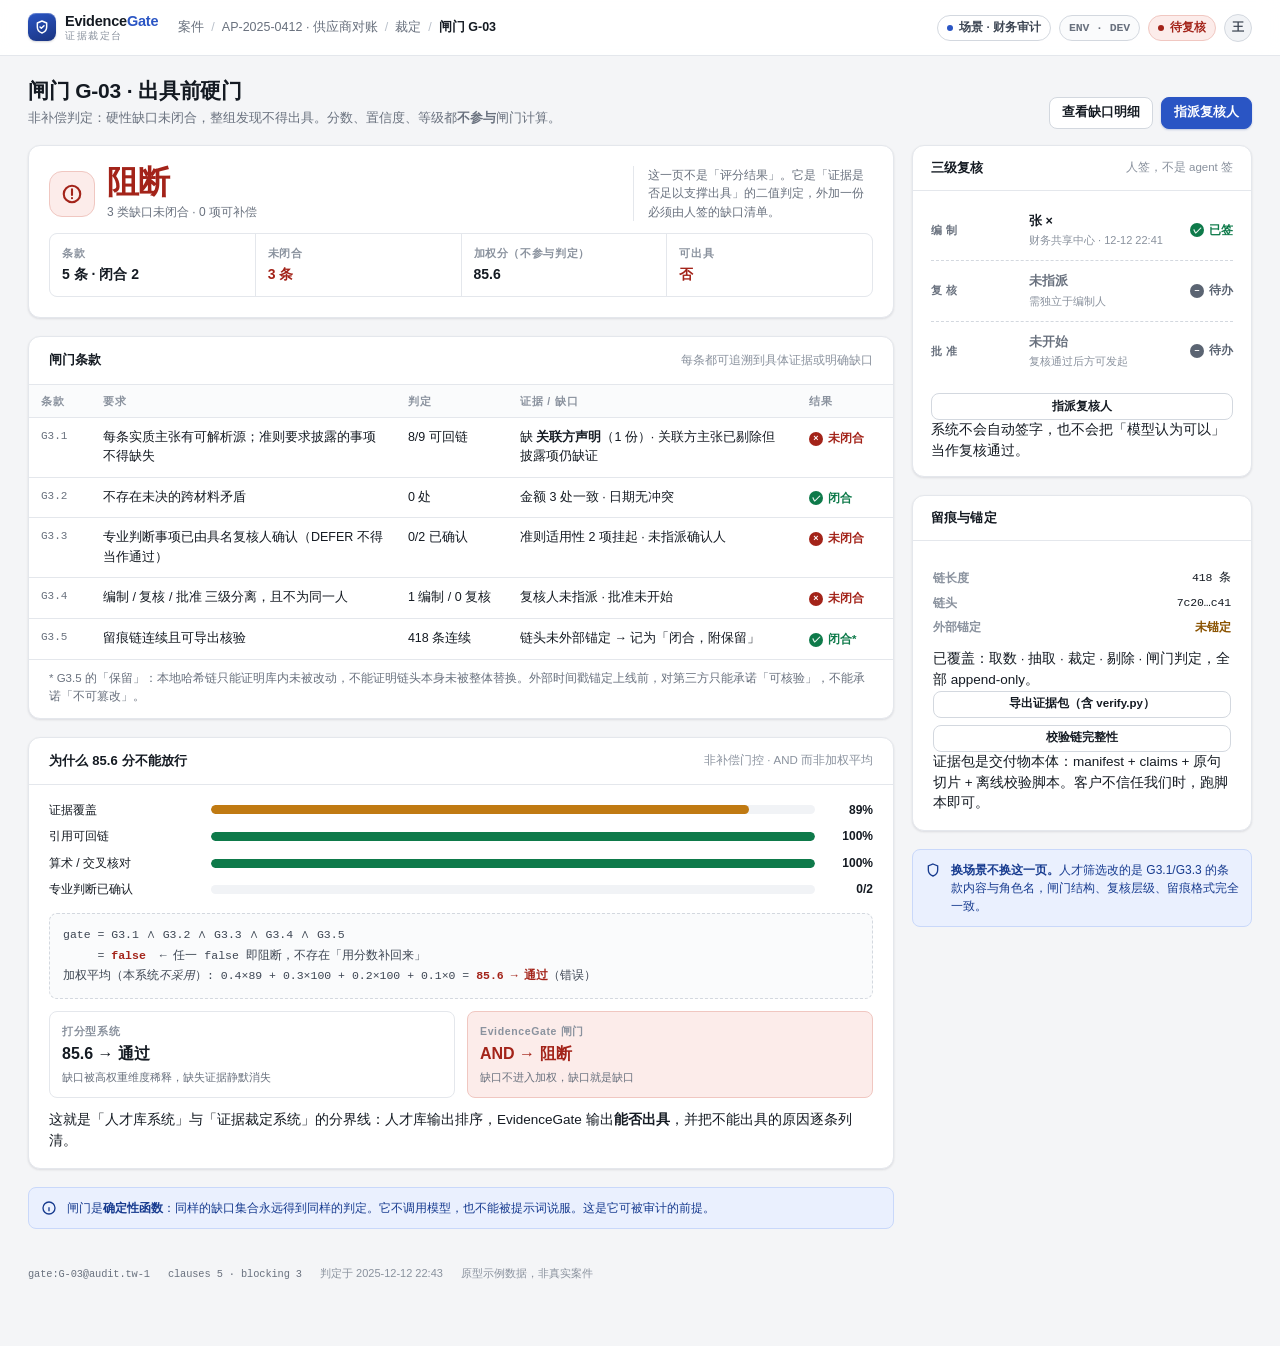
<file: design/light/gate.html>
<!DOCTYPE html>
<html lang="zh-CN">
<head>
<meta charset="utf-8">
<meta name="viewport" content="width=device-width, initial-scale=1">
<title>EvidenceGate · 闸门裁定 G-03</title>
<link rel="stylesheet" href="theme.css">
<style>
  .verdictcard{padding:20px}
  .verdictcard .top{display:grid;grid-template-columns:auto 1fr;gap:16px;align-items:center}
  .verdictcard .big{display:flex;align-items:center;gap:12px}
  .verdictcard .big .glyph{width:46px;height:46px;border-radius:13px;display:grid;place-items:center;background:var(--bad-bg);border:1px solid var(--bad-line);color:var(--bad)}
  .verdictcard .big .word{display:block;font-size:32px;font-weight:750;color:var(--bad);letter-spacing:-.02em;line-height:1}
  .verdictcard .big .sub{display:block;font-size:12px;color:var(--muted);margin-top:5px}
  .verdictcard .why-not{margin-left:auto;text-align:left;font-size:12px;color:var(--muted);max-width:36ch;border-left:1px solid var(--line);padding-left:14px}
  .formula{
    margin-top:14px;padding:11px 13px;border-radius:var(--radius-sm);
    background:var(--surface-2);border:1px dashed var(--line-2);
    font-family:var(--mono);font-size:11.5px;color:var(--ink-2);line-height:1.8;
  }
  .formula b{color:var(--bad)}
  .cmp{display:grid;grid-template-columns:1fr 1fr;gap:12px;margin-top:12px}
  .cmp .box{border:1px solid var(--line);border-radius:var(--radius-sm);padding:11px 12px;background:var(--surface)}
  .cmp .box .h{font-size:10.5px;letter-spacing:.06em;color:var(--faint);font-weight:700}
  .cmp .box .r{font-size:16px;font-weight:700;margin-top:3px}
  .cmp .box .e{font-size:11px;color:var(--muted);margin-top:2px}
  .cmp .box.bad{border-color:var(--bad-line);background:var(--bad-bg)}
  .cmp .box.bad .r{color:var(--bad)}
</style>
</head>
<body>

<header class="topbar">
  <div class="inner">
    <div class="brand">
      <span class="mark">
        <svg width="16" height="16" viewBox="0 0 24 24" fill="none" stroke="currentColor" stroke-width="2.2" stroke-linecap="round" stroke-linejoin="round">
          <path d="M12 3l7 3v6c0 4.2-2.9 7.6-7 9-4.1-1.4-7-4.8-7-9V6l7-3z"/><path d="M9 12l2 2 4-4"/>
        </svg>
      </span>
      <span>
        <span class="name">Evidence<em>Gate</em></span>
        <span class="sub">证据裁定台</span>
      </span>
    </div>

    <nav class="crumbs" aria-label="面包屑">
      <span>案件</span><span class="sep">/</span>
      <span>AP-2025-0412 · 供应商对账</span><span class="sep">/</span>
      <span>裁定</span><span class="sep">/</span>
      <span class="cur">闸门 G-03</span>
    </nav>

    <span class="spacer"></span>

    <div class="right">
      <button class="chip tap"><span class="dot" style="background:var(--accent)"></span>场景 · 财务审计</button>
      <span class="chip soft mono">ENV · DEV</span>
      <span class="chip bad"><span class="dot"></span>待复核</span>
      <span class="avatar">王</span>
    </div>
  </div>
</header>

<main class="page">

  <div class="pagehead">
    <div class="t">
      <h1>闸门 G-03 · 出具前硬门</h1>
      <p>非补偿判定：硬性缺口未闭合，整组发现不得出具。分数、置信度、等级都<strong>不参与</strong>闸门计算。</p>
    </div>
    <div class="acts">
      <button class="btn">查看缺口明细</button>
      <button class="btn primary">指派复核人</button>
    </div>
  </div>

  <div class="workspace">
    <section class="stack">

      <!-- 裁定卡 -->
      <div class="card verdictcard">
        <div class="top">
          <div class="big">
            <span class="glyph">
              <svg width="22" height="22" viewBox="0 0 24 24" fill="none" stroke="currentColor" stroke-width="2.3" stroke-linecap="round"><circle cx="12" cy="12" r="9"/><path d="M12 7v6M12 16.5h.01"/></svg>
            </span>
            <span>
              <span class="word">阻断</span>
              <span class="sub">3 类缺口未闭合 · 0 项可补偿</span>
            </span>
          </div>
          <div class="why-not">
            这一页不是「评分结果」。它是「证据是否足以支撑出具」的二值判定，外加一份必须由人签的缺口清单。
          </div>
        </div>

        <div class="block-note">
          <div><div class="k">条款</div><div class="v">5 条 · 闭合 2</div></div>
          <div><div class="k">未闭合</div><div class="v bad">3 条</div></div>
          <div><div class="k">加权分（不参与判定）</div><div class="v">85.6</div></div>
          <div><div class="k">可出具</div><div class="v bad">否</div></div>
        </div>
      </div>

      <!-- 条款 -->
      <div class="card">
        <div class="card-head">
          <h2>闸门条款</h2>
          <span class="hint">每条都可追溯到具体证据或明确缺口</span>
        </div>
        <div class="tablewrap">
          <table class="clause">
            <thead>
              <tr><th style="width:62px">条款</th><th>要求</th><th style="width:112px">判定</th><th>证据 / 缺口</th><th style="width:96px">结果</th></tr>
            </thead>
            <tbody>
              <tr>
                <td class="code">G3.1</td>
                <td>每条实质主张有可解析源；准则要求披露的事项不得缺失</td>
                <td>8/9 可回链</td>
                <td>缺 <b>关联方声明</b>（1 份）· 关联方主张已剔除但披露项仍缺证</td>
                <td><span class="st bad"><span class="ico">×</span>未闭合</span></td>
              </tr>
              <tr>
                <td class="code">G3.2</td>
                <td>不存在未决的跨材料矛盾</td>
                <td>0 处</td>
                <td>金额 3 处一致 · 日期无冲突</td>
                <td><span class="st ok"><span class="ico">✓</span>闭合</span></td>
              </tr>
              <tr>
                <td class="code">G3.3</td>
                <td>专业判断事项已由具名复核人确认（DEFER 不得当作通过）</td>
                <td>0/2 已确认</td>
                <td>准则适用性 2 项挂起 · 未指派确认人</td>
                <td><span class="st bad"><span class="ico">×</span>未闭合</span></td>
              </tr>
              <tr>
                <td class="code">G3.4</td>
                <td>编制 / 复核 / 批准 三级分离，且不为同一人</td>
                <td>1 编制 / 0 复核</td>
                <td>复核人未指派 · 批准未开始</td>
                <td><span class="st bad"><span class="ico">×</span>未闭合</span></td>
              </tr>
              <tr>
                <td class="code">G3.5</td>
                <td>留痕链连续且可导出核验</td>
                <td>418 条连续</td>
                <td>链头未外部锚定 → 记为「闭合，附保留」</td>
                <td><span class="st ok"><span class="ico">✓</span>闭合*</span></td>
              </tr>
            </tbody>
          </table>
        </div>
        <div class="card-body" style="padding-top:10px;padding-bottom:12px;border-top:1px solid var(--line)">
          <p class="muted" style="font-size:11.5px">* G3.5 的「保留」：本地哈希链只能证明库内未被改动，不能证明链头本身未被整体替换。外部时间戳锚定上线前，对第三方只能承诺「可核验」，不能承诺「不可篡改」。</p>
        </div>
      </div>

      <!-- 非补偿 -->
      <div class="card">
        <div class="card-head">
          <h2>为什么 85.6 分不能放行</h2>
          <span class="hint">非补偿门控 · AND 而非加权平均</span>
        </div>
        <div class="card-body">
          <div class="meter">
            <div class="row"><span>证据覆盖</span><span class="track"><span class="fill warn" style="width:89%"></span></span><span class="val">89%</span></div>
            <div class="row"><span>引用可回链</span><span class="track"><span class="fill" style="width:100%"></span></span><span class="val">100%</span></div>
            <div class="row"><span>算术 / 交叉核对</span><span class="track"><span class="fill" style="width:100%"></span></span><span class="val">100%</span></div>
            <div class="row"><span>专业判断已确认</span><span class="track"><span class="fill bad" style="width:0%"></span></span><span class="val">0/2</span></div>
          </div>

          <div class="formula">
            gate = G3.1 ∧ G3.2 ∧ G3.3 ∧ G3.4 ∧ G3.5<br>
            &nbsp;&nbsp;&nbsp;&nbsp;&nbsp;= <b>false</b> &nbsp;← 任一 false 即阻断，不存在「用分数补回来」<br>
            加权平均（本系统<span style="font-style:italic">不采用</span>）: 0.4×89 + 0.3×100 + 0.2×100 + 0.1×0 = <b>85.6 → 通过</b>（错误）
          </div>

          <div class="cmp">
            <div class="box"><div class="h">打分型系统</div><div class="r">85.6 → 通过</div><div class="e">缺口被高权重维度稀释，缺失证据静默消失</div></div>
            <div class="box bad"><div class="h">EvidenceGate 闸门</div><div class="r">AND → 阻断</div><div class="e">缺口不进入加权，缺口就是缺口</div></div>
          </div>

          <p class="cmt" style="margin-top:12px">这就是「人才库系统」与「证据裁定系统」的分界线：人才库输出排序，EvidenceGate 输出<strong>能否出具</strong>，并把不能出具的原因逐条列清。</p>
        </div>
      </div>

      <div class="banner">
        <svg class="ico" viewBox="0 0 24 24" fill="none" stroke="currentColor" stroke-width="2"><circle cx="12" cy="12" r="9"/><path d="M12 8h.01M11 12h1v4h1"/></svg>
        <div>闸门是<strong>确定性函数</strong>：同样的缺口集合永远得到同样的判定。它不调用模型，也不能被提示词说服。这是它可被审计的前提。</div>
      </div>

      <div class="footnote">
        <span class="mono">gate:G-03@audit.tw-1</span>
        <span class="mono">clauses 5 · blocking 3</span>
        <span>判定于 2025-12-12 22:43</span>
        <span class="faint">原型示例数据，非真实案件</span>
      </div>
    </section>

    <!-- 侧栏：三级复核 + 留痕 -->
    <aside class="stack">
      <div class="card">
        <div class="card-head" style="padding:12px 18px">
          <h2>三级复核</h2>
          <span class="hint">人签，不是 agent 签</span>
        </div>
        <div class="card-body" style="padding:8px 18px 14px">
          <div class="sign">
            <div class="row">
              <span class="role">编 制</span>
              <span class="who">张 × <span>财务共享中心 · 12-12 22:41</span></span>
              <span class="st ok"><span class="ico">✓</span>已签</span>
            </div>
            <div class="row">
              <span class="role">复 核</span>
              <span class="who" style="color:var(--muted)">未指派 <span>需独立于编制人</span></span>
              <span class="st idle"><span class="ico">–</span>待办</span>
            </div>
            <div class="row">
              <span class="role">批 准</span>
              <span class="who" style="color:var(--muted)">未开始 <span>复核通过后方可发起</span></span>
              <span class="st idle"><span class="ico">–</span>待办</span>
            </div>
          </div>
          <button class="btn sm" style="width:100%;justify-content:center;margin-top:12px">指派复核人</button>
          <p class="cmt">系统不会自动签字，也不会把「模型认为可以」当作复核通过。</p>
        </div>
      </div>

      <div class="card">
        <div class="card-head" style="padding:12px 18px">
          <h2>留痕与锚定</h2>
        </div>
        <div class="card-body">
          <dl class="kv">
            <dt>链长度</dt><dd class="mono">418 条</dd>
            <dt>链头</dt><dd class="mono">7c20…c41</dd>
            <dt>外部锚定</dt><dd style="color:var(--warn)">未锚定</dd>
          </dl>
          <p class="cmt">已覆盖：取数 · 抽取 · 裁定 · 剔除 · 闸门判定，全部 append-only。</p>
          <div class="divider"></div>
          <div style="display:grid;gap:7px">
            <button class="btn sm" style="justify-content:center">导出证据包（含 verify.py）</button>
            <button class="btn sm" style="justify-content:center">校验链完整性</button>
          </div>
          <p class="cmt">证据包是交付物本体：manifest + claims + 原句切片 + 离线校验脚本。客户不信任我们时，跑脚本即可。</p>
        </div>
      </div>

      <div class="banner">
        <svg class="ico" viewBox="0 0 24 24" fill="none" stroke="currentColor" stroke-width="2"><path d="M12 3l7 3v6c0 4.2-2.9 7.6-7 9-4.1-1.4-7-4.8-7-9V6l7-3z"/></svg>
        <div><strong>换场景不换这一页。</strong>人才筛选改的是 G3.1/G3.3 的条款内容与角色名，闸门结构、复核层级、留痕格式完全一致。</div>
      </div>
    </aside>
  </div>
</main>
</body>
</html>
</file>
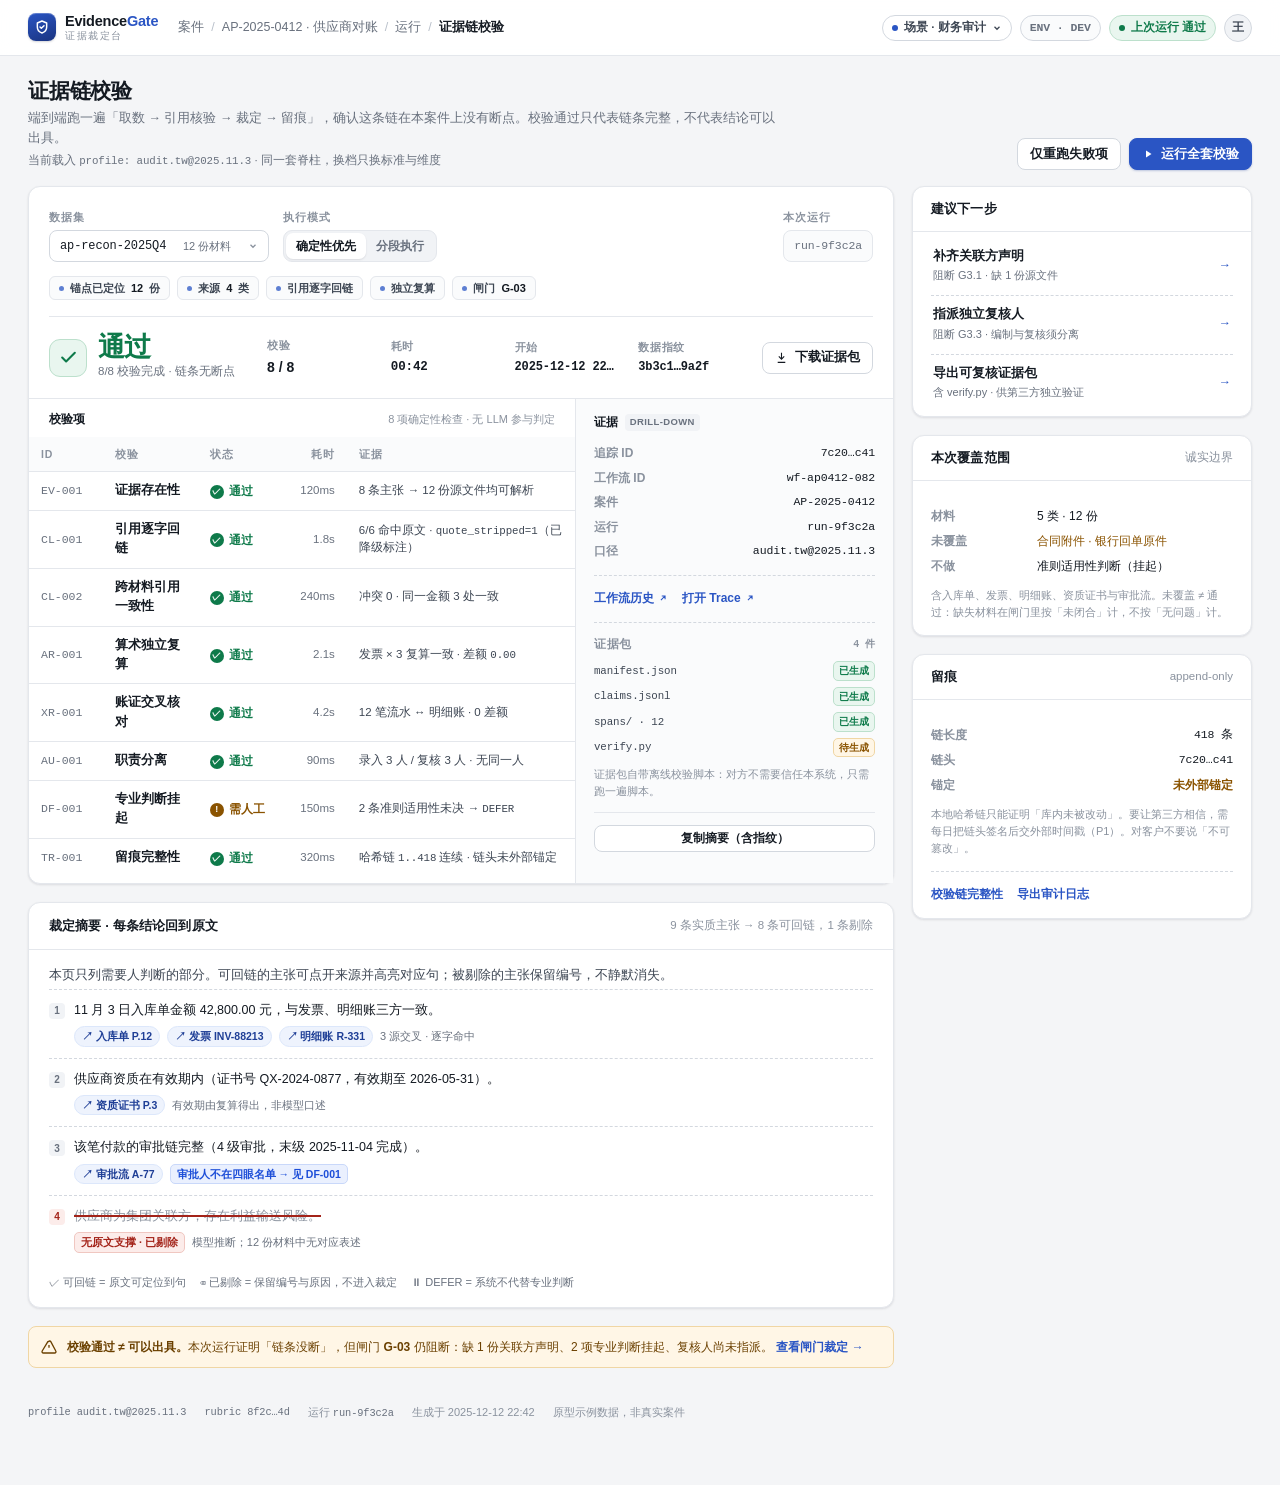
<file: design/light/run-suite.html>
<!DOCTYPE html>
<html lang="zh-CN">
<head>
<meta charset="utf-8">
<meta name="viewport" content="width=device-width, initial-scale=1">
<title>EvidenceGate · 证据链校验</title>
<link rel="stylesheet" href="theme.css">
<style>
  /* 本页专属：运行卡内的「表格 + 证据栏」双列 */
  .runcard{padding:18px 20px 0}
  .run-grid{display:grid;grid-template-columns:minmax(0,1fr) 318px;gap:0;margin:16px -20px 0;border-top:1px solid var(--line)}
  .run-grid .left{padding:0 0 6px}
  .run-grid .left .thead{
    display:flex;align-items:center;gap:10px;padding:11px 20px 8px;
  }
  .run-grid .left .thead h3{font-size:12px;font-weight:650}
  .run-grid .left .thead .hint{font-size:11px;color:var(--faint);margin-left:auto}
  .run-aside{border-left:1px solid var(--line);padding:14px 18px 18px;background:var(--surface-2)}
  .run-aside h3{font-size:12px;font-weight:650;margin-bottom:10px;display:flex;align-items:center;gap:7px}
  .run-aside h3 .badge{font-size:9.5px;font-weight:700;color:var(--muted);background:var(--surface-3);border-radius:4px;padding:1px 5px;letter-spacing:.04em}
  .claimlead{font-size:12.5px;color:var(--ink-2);padding-bottom:4px}
  .cmt{font-size:11px;color:var(--faint);margin-top:9px}
  .asidecard .card-body{padding:14px 18px}
  .divider{height:1px;background:var(--line);margin:12px 0}
</style>
</head>
<body>

<!-- ======================= 顶栏 ======================= -->
<header class="topbar">
  <div class="inner">
    <div class="brand">
      <span class="mark">
        <svg width="16" height="16" viewBox="0 0 24 24" fill="none" stroke="currentColor" stroke-width="2.2" stroke-linecap="round" stroke-linejoin="round">
          <path d="M12 3l7 3v6c0 4.2-2.9 7.6-7 9-4.1-1.4-7-4.8-7-9V6l7-3z"/><path d="M9 12l2 2 4-4"/>
        </svg>
      </span>
      <span>
        <span class="name">Evidence<em>Gate</em></span>
        <span class="sub">证据裁定台</span>
      </span>
    </div>

    <nav class="crumbs" aria-label="面包屑">
      <span>案件</span><span class="sep">/</span>
      <span>AP-2025-0412 · 供应商对账</span><span class="sep">/</span>
      <span>运行</span><span class="sep">/</span>
      <span class="cur">证据链校验</span>
    </nav>

    <span class="spacer"></span>

    <div class="right">
      <button class="chip tap" title="切换场景档（profile）">
        <span class="dot" style="background:var(--accent)"></span>场景 · 财务审计
        <svg width="10" height="10" viewBox="0 0 24 24" fill="none" stroke="currentColor" stroke-width="3"><path d="M6 9l6 6 6-6"/></svg>
      </button>
      <span class="chip soft mono">ENV · DEV</span>
      <span class="chip ok"><span class="dot"></span>上次运行 通过</span>
      <span class="avatar">王</span>
    </div>
  </div>
</header>

<main class="page">

  <!-- ======================= 页头 ======================= -->
  <div class="pagehead">
    <div class="t">
      <h1>证据链校验</h1>
      <p>端到端跑一遍「取数 → 引用核验 → 裁定 → 留痕」，确认这条链在本案件上没有断点。校验通过只代表链条完整，不代表结论可以出具。</p>
      <p class="muted" style="margin-top:4px;font-size:11.5px">
        当前载入 <span class="mono">profile: audit.tw@2025.11.3</span> · 同一套脊柱，换档只换标准与维度
      </p>
    </div>
    <div class="acts">
      <button class="btn">仅重跑失败项</button>
      <button class="btn primary">
        <svg width="12" height="12" viewBox="0 0 24 24" fill="currentColor"><path d="M8 5v14l11-7z"/></svg>
        运行全套校验
      </button>
    </div>
  </div>

  <div class="workspace">

    <!-- ======================= 左：运行卡 ======================= -->
    <section class="stack">
      <div class="card runcard">

        <div class="controls">
          <div class="field">
            <label>数据集</label>
            <div class="control select">
              <span class="mono" style="font-size:12px">ap-recon-2025Q4</span>
              <span class="muted" style="font-size:11px">12 份材料</span>
              <svg class="caret" width="10" height="10" viewBox="0 0 24 24" fill="none" stroke="currentColor" stroke-width="3"><path d="M6 9l6 6 6-6"/></svg>
            </div>
          </div>
          <div class="field">
            <label>执行模式</label>
            <div class="seg" role="tablist">
              <button class="on" role="tab" aria-selected="true">确定性优先</button>
              <button role="tab">分段执行</button>
            </div>
          </div>
          <div class="field" style="margin-left:auto">
            <label>本次运行</label>
            <div class="control" style="border-color:var(--line);background:var(--surface-2)">
              <span class="mono" style="font-size:11.5px;color:var(--muted)">run-9f3c2a</span>
            </div>
          </div>
        </div>

        <div class="tags">
          <span class="tag"><span class="dot"></span>锚点已定位 <b>12</b> 份</span>
          <span class="tag"><span class="dot"></span>来源 <b>4</b> 类</span>
          <span class="tag"><span class="dot"></span>引用逐字回链</span>
          <span class="tag"><span class="dot"></span>独立复算</span>
          <span class="tag"><span class="dot"></span>闸门 <b>G-03</b></span>
        </div>

        <!-- 运行摘要 -->
        <div class="summary">
          <div class="verdict ok">
            <span class="glyph">
              <svg width="19" height="19" viewBox="0 0 24 24" fill="none" stroke="currentColor" stroke-width="2.6" stroke-linecap="round" stroke-linejoin="round"><path d="M20 6L9 17l-5-5"/></svg>
            </span>
            <span>
              <span class="word">通过</span>
              <span class="note">8/8 校验完成 · 链条无断点</span>
            </span>
          </div>
          <div class="stat"><div class="k">校验</div><div class="v">8 / 8</div></div>
          <div class="stat"><div class="k">耗时</div><div class="v mono">00:42</div></div>
          <div class="stat"><div class="k">开始</div><div class="v mono" style="font-size:12px">2025-12-12 22:41</div></div>
          <div class="stat"><div class="k">数据指纹</div><div class="v mono" style="font-size:12px">3b3c1…9a2f</div></div>
          <button class="btn" style="justify-self:end">
            <svg width="13" height="13" viewBox="0 0 24 24" fill="none" stroke="currentColor" stroke-width="2"><path d="M12 3v12M7 10l5 5 5-5M5 21h14"/></svg>
            下载证据包
          </button>
        </div>

        <!-- 表格 + 证据栏 -->
        <div class="run-grid">
          <div class="left">
            <div class="thead">
              <h3>校验项</h3>
              <span class="hint">8 项确定性检查 · 无 LLM 参与判定</span>
            </div>
            <div class="tablewrap">
              <table class="checks">
                <thead>
                  <tr><th>ID</th><th>校验</th><th>状态</th><th style="text-align:right">耗时</th><th>证据</th></tr>
                </thead>
                <tbody>
                  <tr>
                    <td class="id">EV-001</td><td class="nm">证据存在性</td>
                    <td><span class="st ok"><span class="ico">✓</span>通过</span></td>
                    <td class="du">120ms</td>
                    <td class="ev">8 条主张 → 12 份源文件均可解析</td>
                  </tr>
                  <tr>
                    <td class="id">CL-001</td><td class="nm">引用逐字回链</td>
                    <td><span class="st ok"><span class="ico">✓</span>通过</span></td>
                    <td class="du">1.8s</td>
                    <td class="ev">6/6 命中原文 · <span class="mono">quote_stripped=1</span>（已降级标注）</td>
                  </tr>
                  <tr>
                    <td class="id">CL-002</td><td class="nm">跨材料引用一致性</td>
                    <td><span class="st ok"><span class="ico">✓</span>通过</span></td>
                    <td class="du">240ms</td>
                    <td class="ev">冲突 0 · 同一金额 3 处一致</td>
                  </tr>
                  <tr>
                    <td class="id">AR-001</td><td class="nm">算术独立复算</td>
                    <td><span class="st ok"><span class="ico">✓</span>通过</span></td>
                    <td class="du">2.1s</td>
                    <td class="ev">发票 × 3 复算一致 · 差额 <span class="mono">0.00</span></td>
                  </tr>
                  <tr>
                    <td class="id">XR-001</td><td class="nm">账证交叉核对</td>
                    <td><span class="st ok"><span class="ico">✓</span>通过</span></td>
                    <td class="du">4.2s</td>
                    <td class="ev">12 笔流水 ↔ 明细账 · 0 差额</td>
                  </tr>
                  <tr>
                    <td class="id">AU-001</td><td class="nm">职责分离</td>
                    <td><span class="st ok"><span class="ico">✓</span>通过</span></td>
                    <td class="du">90ms</td>
                    <td class="ev">录入 3 人 / 复核 3 人 · 无同一人</td>
                  </tr>
                  <tr>
                    <td class="id">DF-001</td><td class="nm">专业判断挂起</td>
                    <td><span class="st warn"><span class="ico">!</span>需人工</span></td>
                    <td class="du">150ms</td>
                    <td class="ev">2 条准则适用性未决 → <span class="mono">DEFER</span></td>
                  </tr>
                  <tr>
                    <td class="id">TR-001</td><td class="nm">留痕完整性</td>
                    <td><span class="st ok"><span class="ico">✓</span>通过</span></td>
                    <td class="du">320ms</td>
                    <td class="ev">哈希链 <span class="mono">1..418</span> 连续 · 链头未外部锚定</td>
                  </tr>
                </tbody>
              </table>
            </div>
          </div>

          <!-- 证据栏 -->
          <aside class="run-aside">
            <h3>证据 <span class="badge">DRILL-DOWN</span></h3>
            <dl class="kv">
              <dt>追踪 ID</dt><dd class="mono">7c20…c41</dd>
              <dt>工作流 ID</dt><dd class="mono">wf-ap0412-082</dd>
              <dt>案件</dt><dd class="mono">AP-2025-0412</dd>
              <dt>运行</dt><dd class="mono">run-9f3c2a</dd>
              <dt>口径</dt><dd class="mono">audit.tw@2025.11.3</dd>
            </dl>
            <div class="links">
              <a href="#">工作流历史 <svg width="10" height="10" viewBox="0 0 24 24" fill="none" stroke="currentColor" stroke-width="2.5"><path d="M7 17L17 7M9 7h8v8"/></svg></a>
              <a href="#">打开 Trace <svg width="10" height="10" viewBox="0 0 24 24" fill="none" stroke="currentColor" stroke-width="2.5"><path d="M7 17L17 7M9 7h8v8"/></svg></a>
            </div>

            <div class="pkg">
              <div class="t"><span>证据包</span><span class="mono" style="font-size:10px">4 件</span></div>
              <ul>
                <li><span class="mono">manifest.json</span><span class="badge ok">已生成</span></li>
                <li><span class="mono">claims.jsonl</span><span class="badge ok">已生成</span></li>
                <li><span class="mono">spans/ · 12</span><span class="badge ok">已生成</span></li>
                <li><span class="mono">verify.py</span><span class="badge">待生成</span></li>
              </ul>
              <p class="cmt">证据包自带离线校验脚本：对方不需要信任本系统，只需跑一遍脚本。</p>
            </div>

            <div class="divider"></div>
            <button class="btn sm" style="width:100%;justify-content:center">复制摘要（含指纹）</button>
          </aside>
        </div>
      </div>

      <!-- ======================= 裁定摘要 ======================= -->
      <div class="card">
        <div class="card-head">
          <h2>裁定摘要 · 每条结论回到原文</h2>
          <span class="hint">9 条实质主张 → 8 条可回链，1 条剔除</span>
        </div>
        <div class="card-body">
          <p class="claimlead">本页只列需要人判断的部分。可回链的主张可点开来源并高亮对应句；被剔除的主张保留编号，不静默消失。</p>

          <div class="claim">
            <span class="num">1</span>
            <div>
              <div class="txt">11 月 3 日入库单金额 42,800.00 元，与发票、明细账三方一致。</div>
              <div class="meta">
                <span class="cite">↗ 入库单 P.12</span>
                <span class="cite">↗ 发票 INV-88213</span>
                <span class="cite">↗ 明细账 R-331</span>
                <span>3 源交叉 · 逐字命中</span>
              </div>
            </div>
          </div>

          <div class="claim">
            <span class="num">2</span>
            <div>
              <div class="txt">供应商资质在有效期内（证书号 QX-2024-0877，有效期至 2026-05-31）。</div>
              <div class="meta">
                <span class="cite">↗ 资质证书 P.3</span>
                <span>有效期由复算得出，非模型口述</span>
              </div>
            </div>
          </div>

          <div class="claim">
            <span class="num">3</span>
            <div>
              <div class="txt">该笔付款的审批链完整（4 级审批，末级 2025-11-04 完成）。</div>
              <div class="meta">
                <span class="cite">↗ 审批流 A-77</span>
                <span class="why info">审批人不在四眼名单 → 见 DF-001</span>
              </div>
            </div>
          </div>

          <div class="claim stripped">
            <span class="num">4</span>
            <div>
              <div class="txt">供应商为集团关联方，存在利益输送风险。</div>
              <div class="meta">
                <span class="why">无原文支撑 · 已剔除</span>
                <span>模型推断；12 份材料中无对应表述</span>
              </div>
            </div>
          </div>

          <div class="legend">
            <span>✓ 可回链 = 原文可定位到句</span>
            <span>⌫ 已剔除 = 保留编号与原因，不进入裁定</span>
            <span>⏸ DEFER = 系统不代替专业判断</span>
          </div>
        </div>
      </div>

      <!-- 校验通过 ≠ 可出具 -->
      <div class="banner warn">
        <svg class="ico" viewBox="0 0 24 24" fill="none" stroke="currentColor" stroke-width="2"><path d="M12 9v4M12 17h.01M10.3 3.9L1.8 18a2 2 0 001.7 3h17a2 2 0 001.7-3L14.7 3.9a2 2 0 00-3.4 0z"/></svg>
        <div>
          <b>校验通过 ≠ 可以出具。</b>本次运行证明「链条没断」，但闸门 <b>G-03</b> 仍阻断：缺 1 份关联方声明、2 项专业判断挂起、复核人尚未指派。
          <a href="gate.html" style="font-weight:700">查看闸门裁定 →</a>
        </div>
      </div>

      <div class="footnote">
        <span class="mono">profile audit.tw@2025.11.3</span>
        <span class="mono">rubric 8f2c…4d</span>
        <span>运行 <span class="mono">run-9f3c2a</span></span>
        <span>生成于 2025-12-12 22:42</span>
        <span class="faint">原型示例数据，非真实案件</span>
      </div>
    </section>

    <!-- ======================= 右：侧栏 ======================= -->
    <aside class="stack">

      <div class="card asidecard">
        <div class="card-head" style="padding:12px 18px">
          <h2>建议下一步</h2>
        </div>
        <div class="card-body" style="padding-top:6px;padding-bottom:6px">
          <div class="acts-list">
            <a class="act" href="#">
              <span><span class="t">补齐关联方声明</span><span class="s">阻断 G3.1 · 缺 1 份源文件</span></span>
              <span class="arr">→</span>
            </a>
            <a class="act" href="#">
              <span><span class="t">指派独立复核人</span><span class="s">阻断 G3.3 · 编制与复核须分离</span></span>
              <span class="arr">→</span>
            </a>
            <a class="act" href="#">
              <span><span class="t">导出可复核证据包</span><span class="s">含 verify.py · 供第三方独立验证</span></span>
              <span class="arr">→</span>
            </a>
          </div>
        </div>
      </div>

      <div class="card asidecard">
        <div class="card-head" style="padding:12px 18px">
          <h2>本次覆盖范围</h2>
          <span class="hint">诚实边界</span>
        </div>
        <div class="card-body">
          <dl class="kv" style="grid-template-columns:96px 1fr">
            <dt>材料</dt><dd style="text-align:left;font-weight:500">5 类 · 12 份</dd>
            <dt>未覆盖</dt><dd style="text-align:left;font-weight:500;color:var(--warn)">合同附件 · 银行回单原件</dd>
            <dt>不做</dt><dd style="text-align:left;font-weight:500">准则适用性判断（挂起）</dd>
          </dl>
          <p class="cmt">含入库单、发票、明细账、资质证书与审批流。未覆盖 ≠ 通过：缺失材料在闸门里按「未闭合」计，不按「无问题」计。</p>
        </div>
      </div>

      <div class="card asidecard">
        <div class="card-head" style="padding:12px 18px">
          <h2>留痕</h2>
          <span class="hint">append-only</span>
        </div>
        <div class="card-body">
          <dl class="kv">
            <dt>链长度</dt><dd class="mono">418 条</dd>
            <dt>链头</dt><dd class="mono">7c20…c41</dd>
            <dt>锚定</dt><dd style="color:var(--warn)">未外部锚定</dd>
          </dl>
          <p class="cmt">本地哈希链只能证明「库内未被改动」。要让第三方相信，需每日把链头签名后交外部时间戳（P1）。对客户不要说「不可篡改」。</p>
          <div class="links"><a href="#">校验链完整性</a><a href="#">导出审计日志</a></div>
        </div>
      </div>

    </aside>
  </div>
</main>
</body>
</html>
</file>
<file: design/light/theme.css>
/* ============================================================
   EvidenceGate · 浅色主题（Paper / Instrument）
   ------------------------------------------------------------
   设计取向：审计与复核场景的第一介质是「纸、投影、PDF」，
   不是深夜的个人终端。所以底色走纸白，颜色只承担三件事：
   ① 区分状态（通过 / 待人工 / 阻断 / 中性）
   ② 指向可点击处（证据、来源、Trace）
   ③ 标记被剔除的论断（删除线 + 原因，而不是"隐藏"）

   约束：所有正文与状态色对白底 ≥ 4.5:1；状态不靠颜色单独表达，
   永远带图标 + 文字（色盲与黑白打印下仍可读）。
   ============================================================ */
:root{
  /* 纸面 */
  --canvas:#F4F5F7;
  --surface:#FFFFFF;
  --surface-2:#FAFBFC;
  --surface-3:#F1F3F6;

  /* 线 */
  --line:#E4E7EC;
  --line-2:#D3D8DF;
  --line-3:#B9C0CA;

  /* 字 */
  --ink:#141A22;          /* 15.9:1 */
  --ink-2:#3D4653;        /* 9.7:1  */
  --muted:#69717E;        /* 4.9:1  */
  --faint:#8A929E;        /* 仅用于非必要信息 */

  /* 主色：证据蓝。只用于"可追溯的东西"与主操作 */
  --accent:#2A55C4;
  --accent-700:#1E3E96;
  --accent-50:#EEF3FD;
  --accent-100:#DCE7FB;

  /* 状态 */
  --ok:#0E7A4A;      --ok-bg:#E9F6EF;      --ok-line:#BCE0CC;
  --warn:#8A5300;    --warn-bg:#FFF6E6;    --warn-line:#F0D6A4;
  --bad:#A32319;     --bad-bg:#FCECEA;     --bad-line:#F0C7C1;
  --info:#1D4ED8;    --info-bg:#EAF0FE;    --info-line:#C9D8FA;
  --neutral:#5B6472; --neutral-bg:#F1F3F6; --neutral-line:#DDE1E7;

  --radius:12px;
  --radius-sm:8px;
  --radius-xs:6px;
  --shadow:0 1px 2px rgba(16,24,40,.05), 0 1px 3px rgba(16,24,40,.06);
  --shadow-lg:0 10px 28px rgba(16,24,40,.09), 0 2px 6px rgba(16,24,40,.05);

  --mono:ui-monospace,"SFMono-Regular","Cascadia Mono","Consolas","Liberation Mono",monospace;
  --sans:-apple-system,BlinkMacSystemFont,"Segoe UI",Inter,"PingFang SC","Microsoft YaHei",sans-serif;
  color-scheme:light;
}

*{box-sizing:border-box}
html{background:var(--canvas)}
body{
  margin:0;min-height:100%;
  background:var(--canvas);
  color:var(--ink);
  font-family:var(--sans);
  font-size:13.5px;line-height:1.55;
  -webkit-font-smoothing:antialiased;
  font-variant-numeric:tabular-nums;
}
a{color:var(--accent);text-decoration:none}
a:hover{text-decoration:underline}
h1,h2,h3,h4{margin:0;font-weight:650;letter-spacing:-.01em}
p{margin:0}
ul{margin:0;padding:0;list-style:none}
.mono{font-family:var(--mono);font-size:.94em;letter-spacing:-.01em}
.muted{color:var(--muted)}
.faint{color:var(--faint)}
.nowrap{white-space:nowrap}

/* ================= 顶栏 ================= */
.topbar{
  position:sticky;top:0;z-index:20;
  height:56px;
  background:rgba(255,255,255,.92);
  backdrop-filter:saturate(1.4) blur(10px);
  border-bottom:1px solid var(--line);
}
.topbar .inner{
  max-width:1360px;height:100%;margin:0 auto;padding:0 28px;
  display:flex;align-items:center;gap:14px;
}
.brand{display:flex;align-items:center;gap:9px;padding-right:6px}
.brand .mark{
  width:28px;height:28px;border-radius:8px;
  background:linear-gradient(160deg,#2A55C4,#1A3480);
  display:grid;place-items:center;color:#fff;
  box-shadow:inset 0 1px 0 rgba(255,255,255,.25), 0 1px 2px rgba(16,24,40,.18);
}
.brand .name{display:block;font-size:14.5px;font-weight:700;letter-spacing:-.015em;line-height:1.15}
.brand .name em{font-style:normal;color:var(--accent)}
.brand .sub{display:block;font-size:10px;color:var(--faint);letter-spacing:.16em;line-height:1.3}

.crumbs{display:flex;align-items:center;gap:7px;font-size:12.5px;color:var(--muted);min-width:0}
.crumbs .sep{color:var(--line-3)}
.crumbs .cur{color:var(--ink);font-weight:600}
.topbar .spacer{flex:1}
.topbar .right{display:flex;align-items:center;gap:8px}

.chip{
  display:inline-flex;align-items:center;gap:6px;
  height:26px;padding:0 9px;border-radius:999px;
  font-size:11.5px;font-weight:600;line-height:1;
  border:1px solid var(--line-2);background:var(--surface);color:var(--ink-2);
  white-space:nowrap;
}
.chip .dot{width:6px;height:6px;border-radius:50%;background:currentColor}
.chip.ok{color:var(--ok);background:var(--ok-bg);border-color:var(--ok-line)}
.chip.warn{color:var(--warn);background:var(--warn-bg);border-color:var(--warn-line)}
.chip.bad{color:var(--bad);background:var(--bad-bg);border-color:var(--bad-line)}
.chip.soft{background:var(--surface-2);color:var(--muted)}
.chip.tap{cursor:pointer}
.chip.tap:hover{border-color:var(--line-3);color:var(--ink)}

.avatar{
  width:28px;height:28px;border-radius:50%;
  background:var(--surface-3);border:1px solid var(--line-2);
  display:grid;place-items:center;font-size:11.5px;font-weight:700;color:var(--ink-2);
}

/* ================= 页面骨架 ================= */
.page{max-width:1360px;margin:0 auto;padding:22px 28px 64px}
.pagehead{display:flex;align-items:flex-end;gap:16px;margin-bottom:16px}
.pagehead .t h1{font-size:21px;line-height:1.25}
.pagehead .t p{margin-top:5px;color:var(--muted);font-size:12.5px;max-width:760px}
.pagehead .acts{margin-left:auto;display:flex;gap:8px;align-items:center}

.workspace{display:grid;grid-template-columns:minmax(0,1fr) 340px;gap:18px;align-items:start}
.stack{display:grid;gap:18px;align-content:start}

.card{
  background:var(--surface);
  border:1px solid var(--line);
  border-radius:var(--radius);
  box-shadow:var(--shadow);
}
.card.pad{padding:18px 20px}
.card-head{
  display:flex;align-items:center;gap:10px;
  padding:13px 20px;border-bottom:1px solid var(--line);
}
.card-head h2{font-size:13px;font-weight:650;letter-spacing:.01em}
.card-head .hint{font-size:11.5px;color:var(--faint);margin-left:auto}
.card-body{padding:16px 20px}

/* ================= 按钮 ================= */
.btn{
  display:inline-flex;align-items:center;gap:7px;
  height:32px;padding:0 12px;border-radius:var(--radius-sm);
  font-family:inherit;font-size:12.5px;font-weight:600;line-height:1;
  border:1px solid var(--line-2);background:var(--surface);color:var(--ink);
  cursor:pointer;transition:background .15s,border-color .15s,box-shadow .15s;
  white-space:nowrap;
}
.btn:hover{background:var(--surface-2);border-color:var(--line-3)}
.btn.primary{background:var(--accent);border-color:var(--accent);color:#fff;box-shadow:0 1px 2px rgba(30,62,150,.25)}
.btn.primary:hover{background:var(--accent-700);border-color:var(--accent-700)}
.btn.ghost{background:transparent;border-color:transparent;color:var(--accent);padding:0 8px;height:28px}
.btn.ghost:hover{background:var(--accent-50);border-color:transparent}
.btn.sm{height:27px;padding:0 9px;font-size:11.5px}
.btn svg{flex:none}

/* ================= 控制条 ================= */
.controls{display:flex;flex-wrap:wrap;align-items:flex-end;gap:14px;margin-top:4px}
.field{display:grid;gap:5px;min-width:0}
.field > label{font-size:10.5px;letter-spacing:.1em;text-transform:uppercase;color:var(--faint);font-weight:650}
.control{
  display:flex;align-items:center;gap:8px;height:32px;
  padding:0 10px;border-radius:var(--radius-sm);
  background:var(--surface);border:1px solid var(--line-2);
  font-size:12.5px;color:var(--ink);
}
.control.select{min-width:220px;justify-content:space-between;cursor:pointer}
.control .caret{color:var(--faint)}
.seg{display:inline-flex;padding:2px;background:var(--surface-3);border:1px solid var(--line);border-radius:9px}
.seg button{
  height:26px;padding:0 10px;border:0;border-radius:7px;background:transparent;
  font:inherit;font-size:12px;font-weight:600;color:var(--muted);cursor:pointer;
}
.seg button.on{background:var(--surface);color:var(--ink);box-shadow:0 1px 2px rgba(16,24,40,.1)}

.tags{display:flex;flex-wrap:wrap;gap:7px;margin-top:14px}
.tag{
  display:inline-flex;align-items:center;gap:6px;
  height:24px;padding:0 9px;border-radius:6px;
  font-size:11px;font-weight:600;color:var(--ink-2);
  background:var(--surface-2);border:1px solid var(--line);
}
.tag .dot{width:5px;height:5px;border-radius:50%;background:var(--accent);opacity:.75}
.tag b{font-weight:700;color:var(--ink)}

/* ================= 运行摘要 ================= */
.summary{
  display:grid;grid-template-columns:auto repeat(4,minmax(0,1fr)) auto;
  gap:22px;align-items:center;
  margin-top:16px;padding-top:16px;border-top:1px solid var(--line);
}
.verdict{display:flex;align-items:center;gap:11px;min-width:196px}
.verdict .glyph{
  width:38px;height:38px;border-radius:11px;display:grid;place-items:center;flex:none;
  background:var(--ok-bg);border:1px solid var(--ok-line);color:var(--ok);
}
.verdict .word{display:block;font-size:27px;font-weight:750;line-height:1.05;letter-spacing:-.02em}
.verdict.ok .word{color:var(--ok)}
.verdict.bad .word{color:var(--bad)}
.verdict.bad .glyph{background:var(--bad-bg);border-color:var(--bad-line);color:var(--bad)}
.verdict .note{font-size:11.5px;color:var(--muted);margin-top:3px}
.stat{min-width:0}
.stat .k{font-size:10.5px;letter-spacing:.06em;color:var(--faint);font-weight:650}
.stat .v{font-size:14px;font-weight:650;margin-top:3px;white-space:nowrap;overflow:hidden;text-overflow:ellipsis}
.stat .v.mono{font-size:12.5px}

/* ================= 表格 ================= */
.tablewrap{overflow:auto}
table.checks{width:100%;border-collapse:collapse;font-size:12.5px}
table.checks th{
  text-align:left;font-size:10.5px;letter-spacing:.08em;text-transform:uppercase;
  color:var(--faint);font-weight:650;
  padding:9px 12px;background:var(--surface-2);
  border-bottom:1px solid var(--line);position:sticky;top:0;
}
table.checks td{padding:9px 12px;border-bottom:1px solid var(--line);vertical-align:middle}
table.checks tr:last-child td{border-bottom:0}
table.checks tbody tr:hover{background:#FCFDFE}
table.checks .id{font-family:var(--mono);font-size:11.5px;color:var(--muted);width:74px}
table.checks .nm{font-weight:600;color:var(--ink)}
table.checks .du{color:var(--muted);font-size:11.5px;text-align:right;width:70px}
table.checks .ev{color:var(--ink-2);font-size:11.5px}
table.checks .ev .mono{color:var(--ink-2)}

/* 状态：图标 + 文字 + 颜色，三者同时出现 */
.st{display:inline-flex;align-items:center;gap:5px;font-size:11.5px;font-weight:650;white-space:nowrap}
.st .ico{width:14px;height:14px;border-radius:50%;display:grid;place-items:center;flex:none;font-size:9px;color:#fff}
.st.ok{color:var(--ok)}     .st.ok .ico{background:var(--ok)}
.st.warn{color:var(--warn)} .st.warn .ico{background:var(--warn)}
.st.bad{color:var(--bad)}   .st.bad .ico{background:var(--bad)}
.st.idle{color:var(--neutral)} .st.idle .ico{background:var(--neutral)}

/* ================= 右侧证据栏 ================= */
.kv{display:grid;grid-template-columns:86px minmax(0,1fr);gap:6px 10px;font-size:12px}
.kv dt{color:var(--faint);font-weight:600}
.kv dd{margin:0;text-align:right;color:var(--ink);font-weight:600}
.kv dd.mono{font-weight:500;font-size:11.5px}
.links{display:flex;gap:14px;margin-top:14px;padding-top:13px;border-top:1px dashed var(--line-2);font-size:12px;font-weight:600}
.links a{display:inline-flex;align-items:center;gap:4px}

.pkg{margin-top:14px;padding-top:13px;border-top:1px dashed var(--line-2)}
.pkg .t{display:flex;align-items:center;justify-content:space-between;font-size:11.5px;color:var(--faint);font-weight:650;letter-spacing:.05em}
.pkg ul{margin-top:8px;display:grid;gap:6px}
.pkg li{display:flex;align-items:center;gap:7px;font-size:11.5px;color:var(--ink-2)}
.pkg li .mono{color:var(--ink-2)}
.pkg li .badge{margin-left:auto;font-size:10px;font-weight:700;color:var(--warn);background:var(--warn-bg);border:1px solid var(--warn-line);border-radius:5px;padding:1px 5px}
.pkg li .badge.ok{color:var(--ok);background:var(--ok-bg);border-color:var(--ok-line)}

/* ================= 叙事 / 主张 ================= */
.claim{
  display:grid;grid-template-columns:16px minmax(0,1fr);gap:9px;
  padding:11px 0;border-top:1px dashed var(--line-2);
}
.claim:first-child{border-top:0}
.claim .num{
  width:16px;height:16px;border-radius:4px;background:var(--surface-3);
  color:var(--muted);font-size:10px;font-weight:700;display:grid;place-items:center;margin-top:2px;
}
.claim .txt{font-size:12.5px;color:var(--ink)}
.claim .meta{display:flex;flex-wrap:wrap;align-items:center;gap:7px;margin-top:6px;font-size:11px;color:var(--muted)}
.cite{
  display:inline-flex;align-items:center;gap:4px;
  padding:1px 7px;border-radius:999px;font-size:10.5px;font-weight:650;
  background:var(--accent-50);border:1px solid var(--accent-100);color:var(--accent-700);
  white-space:nowrap;cursor:pointer;
}
.cite:hover{background:var(--accent-100)}
.claim.stripped .txt{color:var(--faint);text-decoration:line-through;text-decoration-color:var(--bad);text-decoration-thickness:1.5px}
.claim.stripped .num{background:var(--bad-bg);color:var(--bad)}
.why{
  display:inline-flex;align-items:center;gap:4px;font-size:10.5px;font-weight:650;
  color:var(--bad);background:var(--bad-bg);border:1px solid var(--bad-line);
  padding:1px 6px;border-radius:5px;
}
.why.info{color:var(--info);background:var(--info-bg);border-color:var(--info-line)}
.legend{display:flex;gap:14px;font-size:11px;color:var(--muted);margin-top:10px}

/* ================= 提示条 ================= */
.banner{
  display:flex;gap:10px;padding:11px 12px;border-radius:var(--radius-sm);
  font-size:12px;line-height:1.5;
  background:var(--info-bg);border:1px solid var(--info-line);color:#173B8F;
}
.banner .ico{flex:none;width:16px;height:16px;margin-top:1px}
.banner.warn{background:var(--warn-bg);border-color:var(--warn-line);color:#6B4000}
.banner b{font-weight:700}

/* ================= 建议动作 ================= */
.acts-list{display:grid;gap:2px}
.act{
  display:flex;align-items:center;gap:9px;padding:9px 2px;
  border-top:1px dashed var(--line-2);font-size:12.5px;color:var(--ink);
}
.act:first-child{border-top:0}
.act .arr{margin-left:auto;color:var(--accent);font-weight:700}
.act:hover .t{text-decoration:underline}
.act .t{font-weight:600}
.act .s{font-size:11px;color:var(--muted);display:block;margin-top:1px}

/* ================= 页脚 ================= */
.footnote{
  margin-top:18px;display:flex;flex-wrap:wrap;align-items:center;gap:8px 18px;
  font-size:11px;color:var(--faint);
}
.footnote .mono{color:var(--muted)}

/* ================= 闸门页专用 ================= */
.meter{display:grid;gap:8px}
.meter .row{display:grid;grid-template-columns:150px 1fr 46px;gap:12px;align-items:center;font-size:12px}
.meter .track{display:block;height:9px;border-radius:999px;background:var(--surface-3);overflow:hidden;position:relative}
.meter .fill{display:block;height:100%;border-radius:999px;background:var(--ok)}
.meter .fill.warn{background:#C07A12}
.meter .fill.bad{background:var(--bad)}
.meter .fill.blue{background:var(--accent)}
.meter .val{text-align:right;font-weight:650}
.block-note{
  display:grid;grid-template-columns:repeat(4,minmax(0,1fr));gap:1px;background:var(--line);
  border:1px solid var(--line);border-radius:var(--radius-sm);overflow:hidden;margin-top:12px;
}
.block-note > div{background:var(--surface);padding:11px 12px}
.block-note .k{font-size:10.5px;letter-spacing:.06em;color:var(--faint);font-weight:650}
.block-note .v{font-size:14px;font-weight:700;margin-top:2px}
.block-note .v.bad{color:var(--bad)}
.block-note .v.ok{color:var(--ok)}

.sign{display:grid;gap:0;margin-top:2px}
.sign .row{display:grid;grid-template-columns:88px 1fr auto;gap:10px;align-items:center;padding:11px 0;border-top:1px dashed var(--line-2)}
.sign .row:first-child{border-top:0}
.sign .role{font-size:11px;font-weight:700;color:var(--muted);letter-spacing:.04em}
.sign .who{font-size:12.5px;font-weight:600}
.sign .who span{display:block;font-size:11px;color:var(--faint);font-weight:400;margin-top:1px}

.clause{width:100%;border-collapse:collapse;font-size:12.5px}
.clause th{text-align:left;font-size:10.5px;letter-spacing:.08em;text-transform:uppercase;color:var(--faint);padding:8px 12px;background:var(--surface-2);border-bottom:1px solid var(--line);font-weight:650}
.clause td{padding:10px 12px;border-bottom:1px solid var(--line);vertical-align:top}
.clause tr:last-child td{border-bottom:0}
.clause .code{font-family:var(--mono);font-size:11px;color:var(--muted)}

/* ================= 打印：这是主要交付物形态之一 ================= */
@media print{
  @page{size:A4;margin:14mm}
  body{background:#fff;font-size:11px}
  .topbar{position:static;background:#fff}
  .no-print{display:none !important}
  .card{box-shadow:none;break-inside:avoid;border-color:#C9CFD8}
  .workspace{grid-template-columns:minmax(0,1fr) 260px;gap:10px}
  .page{padding:0;max-width:none}
  a{color:inherit;text-decoration:none}
  .footnote{position:running(foot)}
}
</file>
